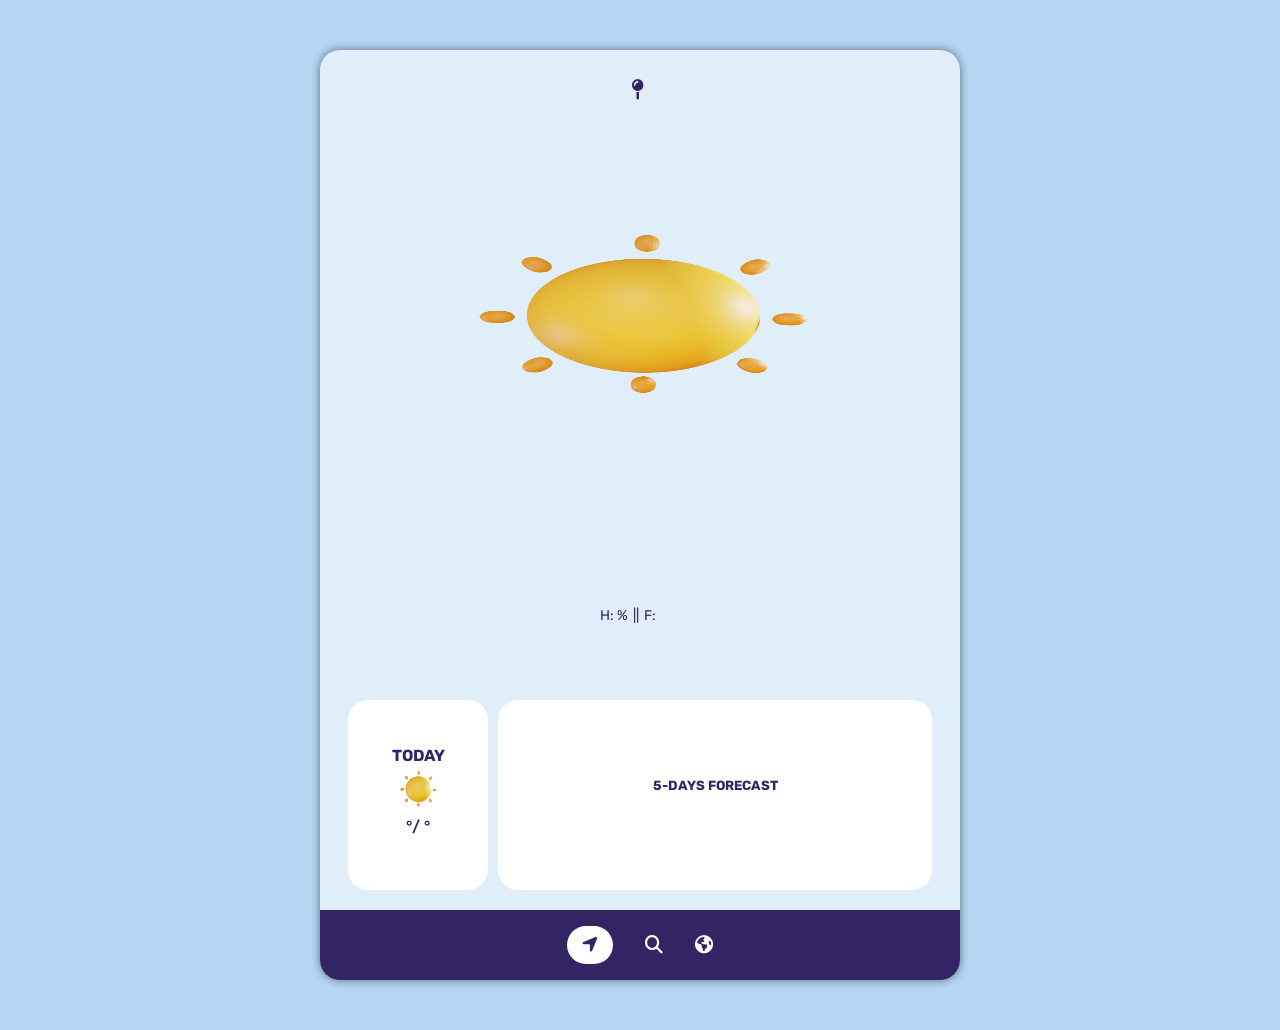
<file: index.html>
<!DOCTYPE html>
<html lang="en">
  <head>
    <meta charset="UTF-8" />
    <meta name="viewport" content="width=device-width, initial-scale=1.0" />
    <!-- links -->
    <link rel="icon" type="png" href="img/icon.png" />
    <link
      rel="stylesheet"
      href="https://cdnjs.cloudflare.com/ajax/libs/font-awesome/6.4.0/css/all.min.css"
    />
    <link rel="stylesheet" href="style.css" />
    <link rel="stylesheet" href="search.css" />
    <link rel="stylesheet" href="world.css" />
    <!-- Title -->
    <title>Weather App</title>
  </head>

  <body>
    <!-- main section -->
    <div id="screen">
      <!-- city name -->
      <div class="city-name">
          <i class="fa-solid fa-map-pin"></i>
          <h1 id="city-name"></h1>
        </div>
        <!-- weather icon -->
        <div class="weather-icon-css">
          <img id="weather-icon" class="weather-icon" src="sun.png" />
        </div>
        <!-- weather details -->
        <div class="weather-description">
          <div class="show-metric" id="metric"></div>
          <div class="weather-details">
            <div class="weather-main" id="weather-main"></div>
            <div class="h-f">
              <div class="show-humidity">H: <span id="humidity">%</span></div>
              ||
              <div class="show-humidity">
                F: <span id="feels-like"></span>
              </div>
            </div>
          </div>
        </div>
        <!-- Today-forecast -->
        <div class="forcasts-box">
          <div class="today-forecast">
            <h4>TODAY</h4>
            <div class="weather-icon-today">
              <img class="weather-icons" src="sun.png" />
            </div>
            <div class="temp-today">
              <span id="temp-min-today">°</span><span>/ </span
              ><span id="temp-max-today">°</span>
            </div>
            <div class="weather-main-today" id="weather-main"></div>
          </div>

          <!-- 5day Forecast -->
          <div class="future-forecast">
            <h5>5-DAYS FORECAST</h5>
            <div id="future-forecast-box"></div>
          </div>
        </div>
        <!-- nav section -->
        <nav>
          <ul>
            <li>
              <a class="active" href="index.html"
                ><i class="fa-solid fa-location-arrow"></i
              ></a>
            </li>
            <li>
              <a href="search.html"
                ><i class="fa-solid fa-magnifying-glass"></i
              ></a>
            </li>
            <li>
              <a href="world.html"><i class="fa-solid fa-earth-americas"></i></a>
            </li>
          </ul>
        </nav>
      </div>
      <!-- script -->
    <script src="./js/main.js?v=2"></script>
  </body>
  </html>
</file>
<file: style.css>
@import url("https://fonts.googleapis.com/css2?family=Rubik:ital,wght@0,300..900;1,300..900&display=swap");
* {
  padding: 0;
  margin: 0;
  box-sizing: border-box;
  list-style: none;
  font-family: "Rubik", sans-serif;
}
:root {
  --font-color-main: #332464;
  --white-color: #fff;
}
body {
  background-color: #B4D6F3;
}

#screen {
  background-color: #E0EEFA;
  width: 100%;
  height: 100%;
}
nav {
  width: 100%;
  display: flex;
  justify-content: center;
  align-items: center;
  height: 70px;
  background-color: var(--font-color-main);
}
nav ul {
  display: flex;
  gap: 2pc;
}
nav ul li a {
  color: var(--white-color);
  font-size: 18px;
}
.active {
  background-color: var(--white-color);
  color: var(--font-color-main);
  border-radius: 100px;
  padding: 8px 15px;
}
/*  */
.city-name {
  color: var(--font-color-main);
  display: flex;
  justify-content: center;
  align-items: center;
  padding-top: 30px;
  gap: 5px;
}
.city-name i {
  font-size: 20px;
}
.weather-icon-css {
  display: flex;
  justify-content: center;
  align-items: center;
  width: 100%;
  height: 350px;
  margin-top: 10px;
}

.weather-icon-css img {
  width: 80%;
  animation: float 3s ease-in-out infinite;
}

@keyframes float {
  0%, 100% { transform: translateY(0); }
  50% { transform: translateY(-10px); }
}
.weather-description {
  height: 150px;
  margin-top: 20px;
  display: flex;
  align-items: center;
  color: var(--font-color-main);
}
.show-metric {
  padding-left: 30px;
  font-size: 90px;
  font-weight: 550;
}
.weather-details {
  font-size: 14px;
  margin: 50px 20px 30px 10px;
  width: 100px;
  display: flex;
  flex-direction: column;
}
.weather-details .h-f {
  display: flex;
  gap: 5px;
}
.forcasts-box {
  display: flex;
  justify-content: center;
  align-items: center;
  padding: 20px 10px;
  color: var(--font-color-main);
}
.today-forecast {
  width: 110px;
  height: 190px;
  border-radius: 20px;
  display: flex;
  gap: 5px;
  flex-direction: column;
  justify-content: center;
  align-items: center;
  background-color: var(--white-color);
}
.weather-icon-today img {
  width: 40px;
}
.temp-today {
  font-weight: 500;
}
.weather-main-today {
  padding: 3px 0 0 0;
  font-size: 13px;
  text-align: center;
}
.future-forecast {
  width: 70%;
  height: 190px;
  display: flex;
  justify-content: center;
  align-items: center;
  flex-direction: column;
  margin-left: 10px;
  border-radius: 20px;
  background-color: var(--white-color);
}
#future-forecast-box {
  display: grid;
  grid-auto-flow: column;
  overflow-y: auto;
  gap: 10px;
  width: 95%;
  padding: 10px 12px;
  overscroll-behavior-x: contain;
}
.weather-forecast-box {
  width: 70px;
  height: 110px;
  border-radius: 15px;
  display: flex;
  text-align: center;
  flex-direction: column;
  justify-content: center;
  align-items: center;
  gap: 2px;
  flex-shrink: 0;
  align-items: center;
  border: 1px solid var(--font-color-main);
  transition: all 0.3s ease-in-out;
}
.weather-forecast-box:hover {
  transform: translateY(-5px);
}
.day-weather {
  font-size: 15px;
}
.weather-icon-forecast img {
  width: 30px;
}
.temp-weather {
  font-size: 12px;
}
.weather-main-forecast {
  font-size: 12px;
}

@media screen and (min-width: 430px) {
  #screen {
    max-width: 50%;
    min-width: 450px;
    height: 100%;
    margin: 50px auto;
    border-radius: 20px;
    box-shadow: 0 0 10px rgba(0, 0, 0, 0.494);
  }
  nav{
    border-radius: 0 0 20px 20px;
  }
  .city-name{
    margin-top: 20px;
  }
  .weather-icon-css {
    width: 100%;
    height: 350px;
    margin-top: 40px;
  }
  .weather-icon-css img {
    width: 25rem;
  }
  .weather-description {
   display: flex;
    align-items: center;
    justify-content: center;
    margin-top: 40px;
  }
  .today-forecast{
    width: 140px;
  }
  .forcasts-box{
    justify-content: center;
    align-items: center;
  }
  .future-forecast{
    display: flex;
    justify-content: center;
    align-items: center;
    flex-direction: column;
  }
  .future-forecast {
    width: 60%;
    min-width: 70%;
  }
  .weather-forecast-box{
    width: 100px;
    min-width: 80px;
    height: 120px;
    border-radius: 20px;
    gap: 2px;
    border: 1px solid var(--font-color-main);
  }
}
</file>
<file: search.css>
@import url("https://fonts.googleapis.com/css2?family=Rubik:ital,wght@0,300..900;1,300..900&display=swap");
* {
  padding: 0;
  margin: 0;
  box-sizing: border-box;
  list-style: none;
  font-family: "Rubik", sans-serif;
}
:root {
  --font-color-main: #332464;
  --white-color: #fff;
}
body {
  background-color: #B4D6F3;
}

#screen {
  background-color: #E0EEFA;
  width: 100%;
  height: 100vh;
  position: relative; 
}
nav {
  position: fixed;
  bottom: 0;
  left: 50%;
  transform: translateX(-50%);
  width: 100%;
  display: flex;
  justify-content: center;
  align-items: center;
  height: 70px;
  background-color: var(--font-color-main);
  z-index: 100;
}
nav ul {
  display: flex;
  gap: 2pc;
}
nav ul li a {
  color: var(--white-color);
  font-size: 18px;
}
.active {
  background-color: var(--white-color);
  color: var(--font-color-main);
  border-radius: 100px;
  padding: 8px 15px;
}
/*  */
h3 {
  color: var(--font-color-main);
  text-align: center;
  padding: 30px 0;
}
.search {
  width: 340px;
  height:50px;
  margin-left: auto;
  margin-right: auto;
  border-radius: 40px;
  display: flex;
  justify-content: center;
  align-items: center;
  box-shadow: 1px 2px 2px var(--font-color-main);
  background-color: var(--white-color);
}
.search-icon {
  width: 18px;
  height: 50px;
  display: flex;
  border-radius: 20px;
  justify-content: center;
  align-items: center;
}
.search-icon i {
  font-size: 18px;
  color: var(--font-color-main);
}
.search input {
  width: 85%;
  padding: 10px;
  font-size: 15px;
  color: var(--font-color-main);
  border: none;
  outline: none;
}
.search input::placeholder {
  color: var(--font-color-main);
}
/*  */
.error-message {
  display: none;
}
.error-message p {
  width: 100%;
  height: 500px;
  display: flex;
  justify-content: center;
  align-items: center;
  color: var(--font-color-main);
  text-align: center;
  padding: 40px;
}
/*  */
.message {
  display: block;
}
.message p {
  width: 100%;
  height: 50px;
  display: flex;
  justify-content: center;
  align-items: center;
  color: var(--font-color-main);
  text-align: center;
  padding: 50px;
}
/*  */
.return {
  display: block;
}
.box {
  max-width: 400px;
  height: auto;
  display: grid;
  place-content: center;
  margin: 50px auto;
}
.weather-box {
  height: 200px;
  max-width: 350px;
  border-radius: 40px;
  margin-top: 10px;
  display: flex;
  justify-content: center;
  align-items: center;
  background-color: var(--font-color-main);
}
.name {
  padding-left: 40px;
  width: 220px;
  display: flex;
  flex-direction: column;
  gap: 5px;
  color: var(--white-color);
  height: auto;
}
.city-name {
  font-size: 20px;
}
.weather-temp {
  font-size: 60px;
}
.weather-icon {
  padding: 0 20px;
  width: 250px;
  height: 250px;
  display: flex;
  align-items: center;
  justify-content: center;
}
.weather-icon img {
  width: 100%;
}
/*  */
.weather-desc {
  display: flex;
  justify-content: center;
  column-gap: 10px;
}
.desc-box {
  width: 100px;
  display: grid;
  padding: 15px;
  gap: 5px;
  height: 110px;
  margin-top: 10px;
  border-radius: 20px;
  justify-content: start;
  align-items: center;
  color: var(--white-color);
  background-color: var(--font-color-main);
}

@media screen and (min-width: 430px) {
  #screen {
    max-width: 50%;
    min-width: 450px;
    height: 100%;
    margin: 50px auto;
    border-radius: 20px;
    box-shadow: 0 0 10px rgba(0, 0, 0, 0.494);
    margin-bottom: 120px; /* Add space for fixed nav */
  }
  nav {
    border-radius: 20px;
    border-radius: 0 0 20px 20px;
    width: 100%;
    bottom: 0;
    position: relative;
  }
  .box{
    max-width: 500px;
  }
  .weather-box {
    max-width: 400px;
    height: 200px;
  }
  .desc-box{
    width: 120px;
    height: 120px;
  } 
}
</file>
<file: world.css>
@import url("https://fonts.googleapis.com/css2?family=Rubik:ital,wght@0,300..900;1,300..900&display=swap");
* {
  padding: 0;
  margin: 0;
  box-sizing: border-box;
  list-style: none;
  font-family: "Rubik", sans-serif;
}
:root {
  --font-color-main: #332464;
  --white-color: #fff;
}
body {
  background-color: #B4D6F3;
}

#screen {
  background-color: #E0EEFA;
  width: 100%;
}
nav {
  width: 100%;
  display: flex;
  justify-content: center;
  align-items: center;
  height: 70px;
  background-color: var(--font-color-main);
}
nav ul {
  display: flex;
  gap: 2pc;
}
nav ul li a {
  color: var(--white-color);
  font-size: 18px;
}
.active {
  background-color: var(--white-color);
  color: var(--font-color-main);
  border-radius: 100px;
  padding: 8px 15px;
}

/* main section */
.section{
  display: flex;
  justify-content: space-between;
  align-items: center;
  padding: 10px 40px;
}
.date {
  text-align: left;
  font-weight: 500;
  font-size: 20px;
  padding: 30px 0;
  color: var(--font-color-main);
}
.button{
  font-size: 20px;
  color: var(--font-color-main);
}
/* section-box */
.section-box{
  width: auto;
  height: 100%;
  padding: 0 80px;
  display: flex;
  justify-content: center;
}
.add-section {
    display: none;
    width: 100%;
    padding: 10px;
    background-color: var(--white-color);
}
.add-section-title{
  text-align: center;
  color: var(--white-color);
  padding-top: 40px;
}
.search {
  margin-top: 20px;
  width: 80%;
  height: 35px;
  margin-left: auto;
  margin-right: auto;
  border-radius: 40px;
  display: flex;
  justify-content: center;
  align-items: center;
  box-shadow: 1px 2px 2px var(--font-color-main);
  background-color: var(--white-color);
}
.search-icon {
  width: 15px;
  height: 50px;
  display: flex;
  border-radius: 20px;
  justify-content: center;
  align-items: center;
}
.search-icon i {
  font-size: 18px;
  color: #332464;
}
.search input {
  width: 80%;
  padding: 8px;
  font-size: 15px;
  color: var(--font-color-main);
  border: none;
  outline: none;
}
.search input::placeholder {
  color: #332464;
}
.messages{
  color: var(--white-color);
  font-size: 15px;
  text-align: center;
  padding: 30px 0;
  font-weight: 500;
  margin-top: 10px;
}
.normal-message{
  display: block;
}
.error-message{
  display: none;
}
.added-message{
  display: none;
}
.city-box{
  gap: 10px;
}
.box {
  width: 100%;
  height: auto;
  display: flex;
  flex-wrap: wrap;
  justify-content: center;
  padding: 0 30px;
  gap: 10px;
  align-items: center;
  margin-bottom: 40px;
}
.weather-box {
  height: 180px;
  min-width: 280px;
  border-radius: 40px;
  margin-top: 10px;
  display: flex;
  justify-content: center;
  align-items: center;
  background-color: var(--font-color-main);
}
.name {
  padding-left: 40px;
  width: 220px;
  display: flex;
  flex-direction: column;
  gap: 5px;
  color: var(--white-color);
  height: auto;
}
.city-name {
  font-size: 20px;
}
.weather-temp {
  font-size: 60px;
}
.weather-icon {
  padding: 0 20px;
  width: 220px;
  height: 170px;
  display: flex;
  align-items: center;
  justify-content: center;
}
.weather-icon img {
  width: 100%;
}
@media screen and (min-width: 430px) {
  #screen {
    max-width: 50%;
    min-width: 450px;
    height: 100%;
    margin: 50px auto;
    border-radius: 20px;
    box-shadow: 0 0 10px rgba(0, 0, 0, 0.494);
  }
  nav{
    border-radius: 0 0 20px 20px;
  }
}
.city-card {
    background-color: var(--font-color-main);
    border-radius: 20px;
    padding: 15px;
    width: 140px;
    display: flex;
    flex-direction: column;
    align-items: center;
    gap: 5px;
    color: var(--white-color);
}

.city-card h3 {
    font-size: 16px;
    font-weight: 600;
    text-align: center;
}

.city-card img {
    width: 60px;
    height: 60px;
    object-fit: contain;
}

.city-card .temp {
    font-size: 22px;
    font-weight: 700;
}

.city-card .desc {
    font-size: 13px;
}

.city-card .details {
    font-size: 11px;
    opacity: 0.8;
}

.city-box {
    display: flex;
    flex-wrap: wrap;
    gap: 15px;
    justify-content: center;
    padding: 20px;
}
/*#add-section {
    max-height: 0;
    overflow: hidden;
    opacity: 0;
    transition: all 0.4s ease;
    width: 100%;
}*/

.add-section {
    display: none;
    width: 100%;
    padding: 10px;
    background-color: var(--white-color);
}

.add-section.active {
    display: block;
}
</file>
